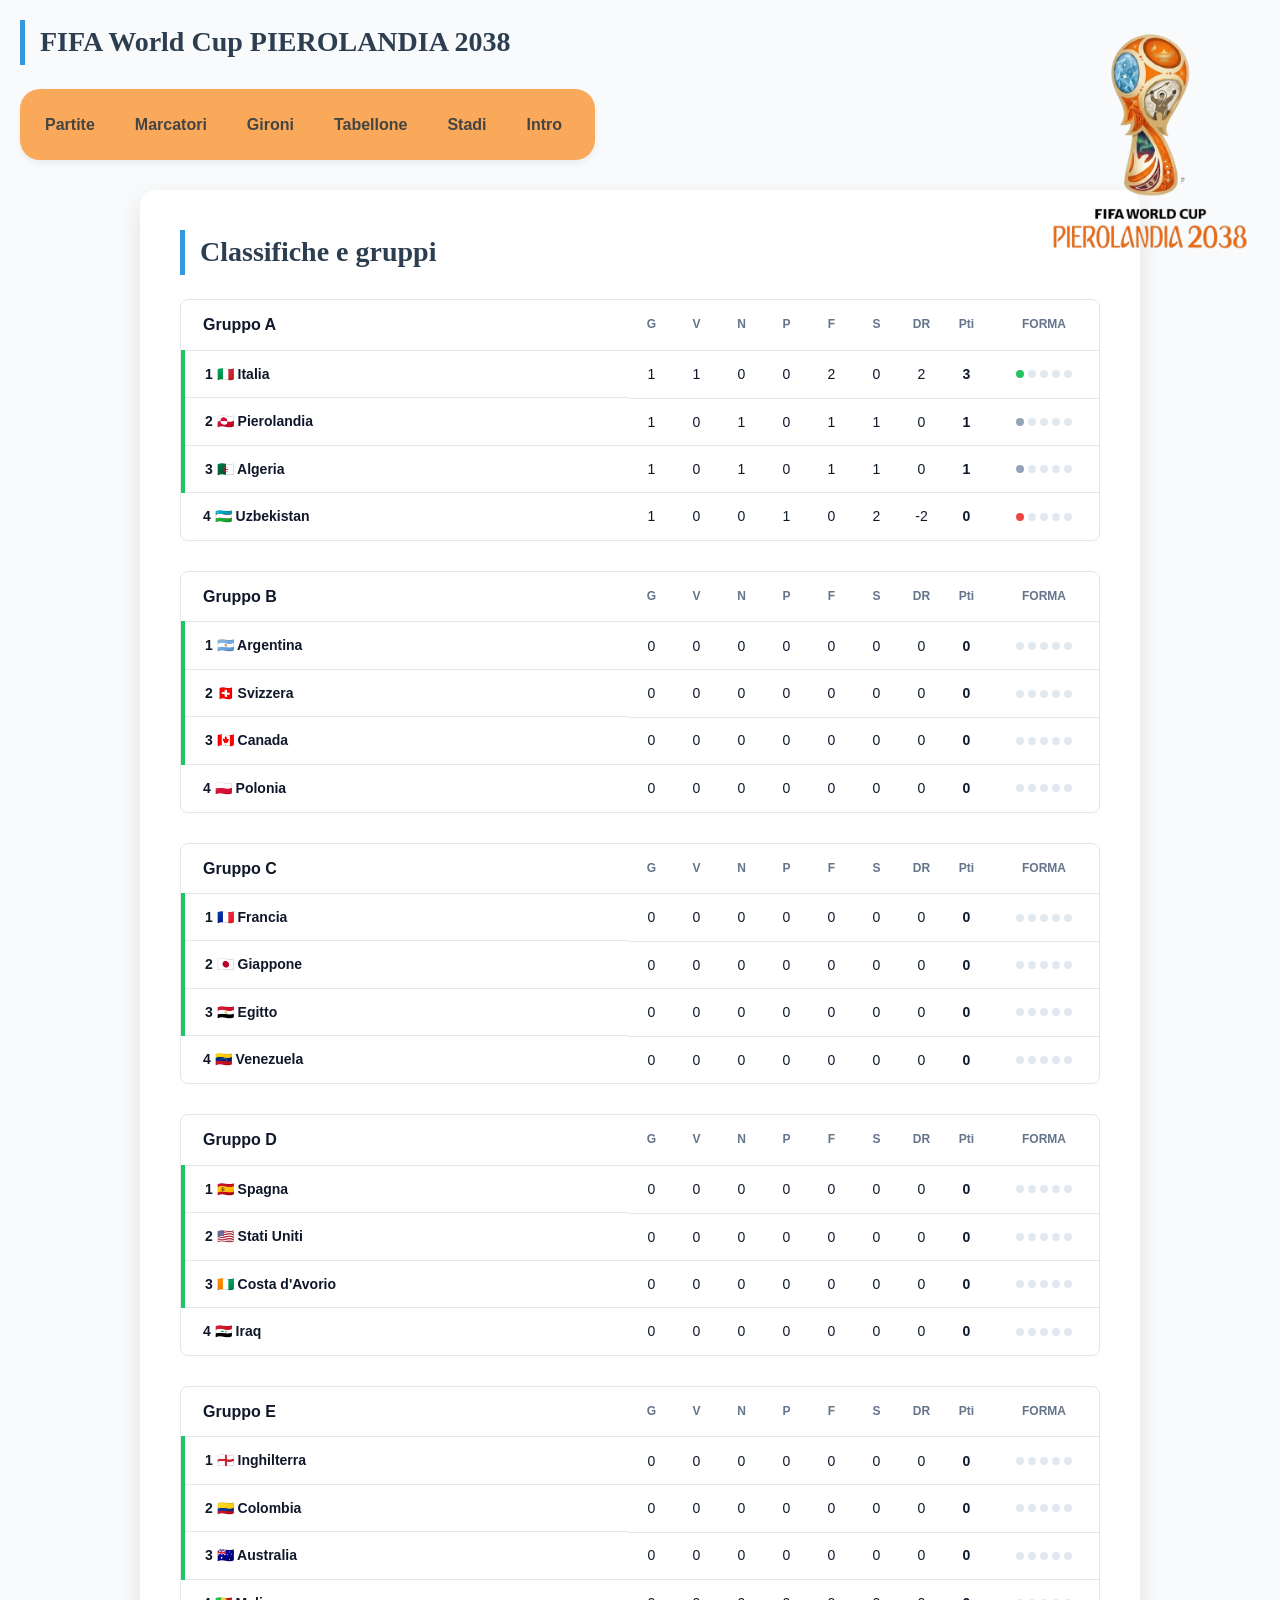
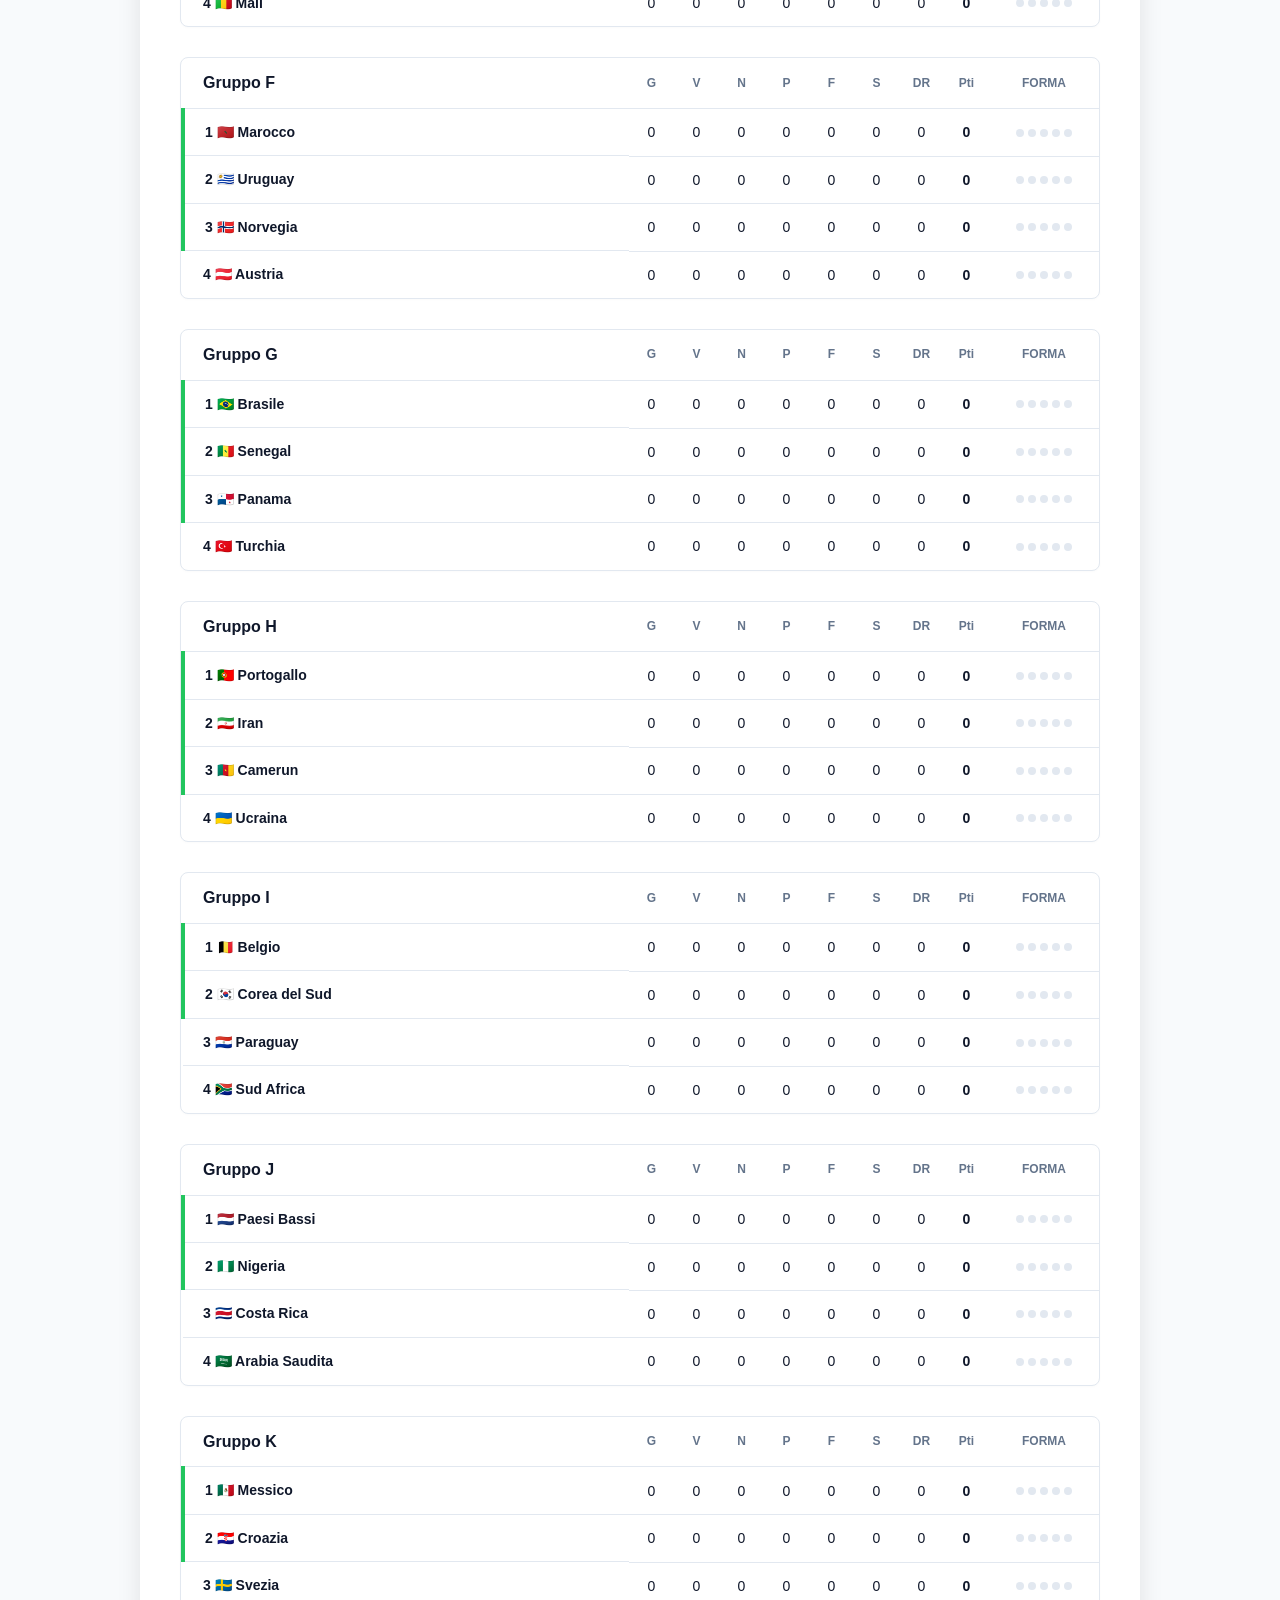
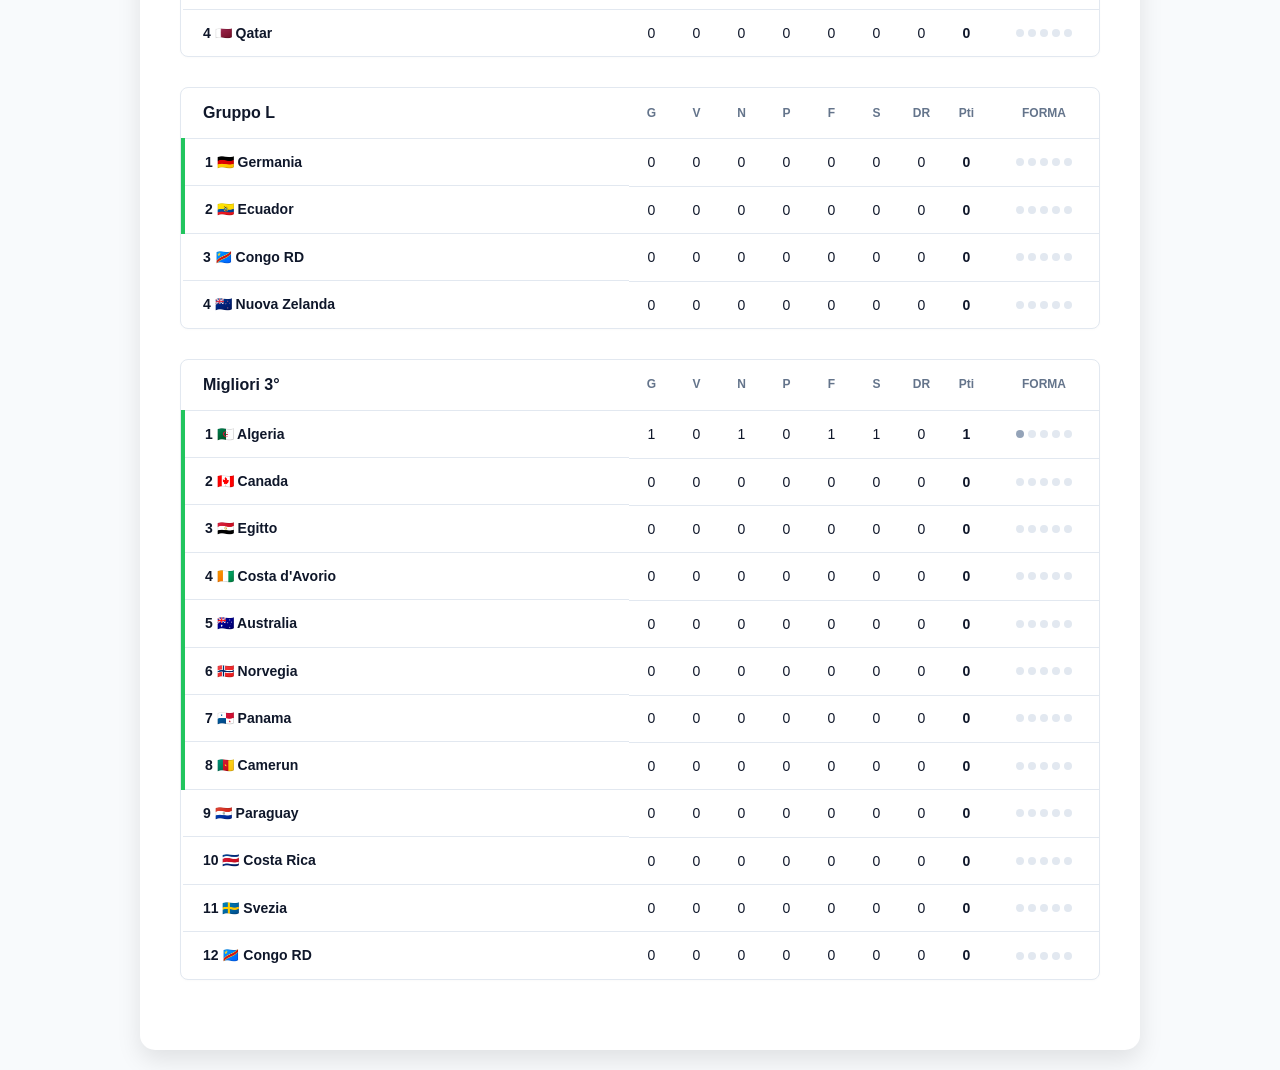
<file: gironi.html>
<!DOCTYPE html>
<html lang="it">
<head>
    <meta charset="UTF-8">
    <title>FIFA World Cup</title>
    <link rel="stylesheet" href="style.css">
</head>
<body>

<header>
 <img src="logop.png" alt="Logo" align="right" width="200" style="margin: 10px;">
    <h1>FIFA World Cup PIEROLANDIA 2038</h1> 
</header>

   <nav>
    <a href="index.html">Partite</a>
    <a href="materiale.html">Marcatori</a>
    <a href="gironi.html">Gironi</a>
    <a href="cruciverba.html">Tabellone</a>
    <a href="stadi.html">Stadi</a>
	<a href="intro.html">Intro</a>
</nav>

  
<!DOCTYPE html>
<html lang="it">
<head>
    <meta charset="UTF-8">
    <meta name="viewport" content="width=device-width, initial-scale=1.0">
    <title>Classifiche e Gruppi - Mondiali 2026</title>
    <style>
        :root {
            --bg-color: #f8fafc;
            --card-bg: #ffffff;
            --border-color: #e2e8f0;
            --text-color: #0f172a;
            --text-muted: #64748b;
            --win-color: #22c55e;
            --draw-color: #94a3b8;
            --loss-color: #ef4444;
        }

        body {
            font-family: -apple-system, BlinkMacSystemFont, "Segoe UI", Roboto, sans-serif;
            background-color: var(--bg-color);
            color: var(--text-color);
            margin: 0;
            padding: 20px;
        }

        .container {
            max-width: 1000px;
            margin: 0 auto;
        }

        h1 {
            font-size: 28px;
            margin-bottom: 24px;
            font-weight: 700;
        }

        .group-card {
            background-color: var(--card-bg);
            border: 1px solid var(--border-color);
            border-radius: 8px;
            box-shadow: 0 1px 3px rgba(0,0,0,0.02);
            margin-bottom: 30px;
            overflow-x: auto;
        }

        table {
            width: 100%;
            border-collapse: collapse;
            text-align: center;
            min-width: 600px;
        }

        th, td {
            padding: 12px 10px;
            font-size: 14px;
            border-bottom: 1px solid var(--border-color);
        }

        tr:last-child td {
            border-bottom: none;
        }

        /* Allineamento a sinistra per il nome del gruppo e delle squadre */
        .th-group, .td-team {
            text-align: left;
            padding-left: 20px;
            font-weight: 700;
        }

        .th-group {
            font-size: 16px;
            color: var(--text-color);
        }

        .td-team {
            font-weight: 600;
            display: flex;
            align-items: center;
            gap: 10px;
        }

        /* Linea verticale verde per le prime due classificate */
        .qualify-zone {
            border-left: 4px solid var(--win-color);
        }

        /* Intestazioni colonne dati */
        th:not(.th-group) {
            color: var(--text-muted);
            font-size: 12px;
            font-weight: 600;
            width: 45px;
        }

        th.th-form, td.td-form {
            width: 110px;
        }

        .points {
            font-weight: 700;
        }

        /* Pallini della Forma delle ultime partite */
        .form-dots {
            display: flex;
            gap: 4px;
            justify-content: center;
        }

        .dot {
            width: 8px;
            height: 8px;
            border-radius: 50%;
            display: inline-block;
        }

        .dot.v { background-color: var(--win-color); }
        .dot.n { background-color: var(--draw-color); }
        .dot.p { background-color: var(--loss-color); }
        .dot.empty { background-color: #e2e8f0; }
    </style>
</head>
<body>

<div class="container">
    <h1>Classifiche e gruppi</h1>

    <!-- ================= GRUPPO A ================= -->
    <div class="group-card">
        <table>
            <thead>
                <tr>
                    <th class="th-group">Gruppo A</th>
                    <th>G</th>
                    <th>V</th>
                    <th>N</th>
                    <th>P</th>
                    <th>F</th>
                    <th>S</th>
                    <th>DR</th>
                    <th class="points">Pti</th>
                    <th class="th-form">FORMA</th>
                </tr>
            </thead>
            <tbody>
                <tr class="qualify-zone">
                    <td class="td-team">1 🇮🇹 Italia</td>
                    <td>1</td><td>1</td><td>0</td><td>0</td><td>2</td><td>0</td><td>2</td><td class="points">3</td>
                    <td class="td-form"><div class="form-dots"><span class="dot v"></span><span class="dot empty"></span><span class="dot empty"></span><span class="dot empty"></span><span class="dot empty"></span></div></td>
                </tr>
                <tr class="qualify-zone">
                    <td class="td-team">2 🇬🇱 Pierolandia</td>
                    <td>1</td><td>0</td><td>1</td><td>0</td><td>1</td><td>1</td><td>0</td><td class="points">1</td>
                    <td class="td-form"><div class="form-dots"><span class="dot n"></span><span class="dot empty"></span><span class="dot empty"></span><span class="dot empty"></span><span class="dot empty"></span></div></td>
                </tr>
                <tr>
                    <tr class="qualify-zone">
					<td class="td-team">3 🇩🇿 Algeria</td>
                    <td>1</td><td>0</td><td>1</td><td>0</td><td>1</td><td>1</td><td>0</td><td class="points">1</td>
                    <td class="td-form"><div class="form-dots"><span class="dot n"></span><span class="dot empty"></span><span class="dot empty"></span><span class="dot empty"></span><span class="dot empty"></span></div></td>
                </tr>
                <tr>
                    <td class="td-team">4 🇺🇿 Uzbekistan</td>
                    <td>1</td><td>0</td><td>0</td><td>1</td><td>0</td><td>2</td><td>-2</td><td class="points">0</td>
                    <td class="td-form"><div class="form-dots"><span class="dot p"></span><span class="dot empty"></span><span class="dot empty"></span><span class="dot empty"></span><span class="dot empty"></span></div></td>
                </tr>
            </tbody>
        </table>
    </div>

    <!-- ================= GRUPPO B ================= -->
    <div class="group-card">
        <table>
            <thead>
                <tr>
                    <th class="th-group">Gruppo B</th>
                    <th>G</th>
                    <th>V</th>
                    <th>N</th>
                    <th>P</th>
                    <th>F</th>
                    <th>S</th>
                    <th>DR</th>
                    <th class="points">Pti</th>
                    <th class="th-form">FORMA</th>
                </tr>
            </thead>
            <tbody>
                <tr class="qualify-zone">
                    <td class="td-team">1 🇦🇷 Argentina</td>
                    <td>0</td><td>0</td><td>0</td><td>0</td><td>0</td><td>0</td><td>0</td><td class="points">0</td>
                    <td class="td-form"><div class="form-dots"><span class="dot empty"></span><span class="dot empty"></span><span class="dot empty"></span><span class="dot empty"></span><span class="dot empty"></span></div></td>
                </tr>
                <tr class="qualify-zone">
                    <td class="td-team">2 🇨🇭 Svizzera</td>
                    <td>0</td><td>0</td><td>0</td><td>0</td><td>0</td><td>0</td><td>0</td><td class="points">0</td>
                    <td class="td-form"><div class="form-dots"><span class="dot empty"></span><span class="dot empty"></span><span class="dot empty"></span><span class="dot empty"></span><span class="dot empty"></span></div></td>
                </tr>
                <tr>
                    <tr class="qualify-zone">
					<td class="td-team">3 🇨🇦 Canada</td>
                    <td>0</td><td>0</td><td>0</td><td>0</td><td>0</td><td>0</td><td>0</td><td class="points">0</td>
                    <td class="td-form"><div class="form-dots"><span class="dot empty"></span><span class="dot empty"></span><span class="dot empty"></span><span class="dot empty"></span><span class="dot empty"></span></div></td>
                </tr>
                <tr>
                    <td class="td-team">4 🇵🇱 Polonia</td>
                    <td>0</td><td>0</td><td>0</td><td>0</td><td>0</td><td>0</td><td>0</td><td class="points">0</td>
                    <td class="td-form"><div class="form-dots"><span class="dot empty"></span><span class="dot empty"></span><span class="dot empty"></span><span class="dot empty"></span><span class="dot empty"></span></div></td>
                </tr>
            </tbody>
        </table>
    </div>

    <!-- ================= GRUPPO C ================= -->
    <div class="group-card">
        <table>
            <thead>
                <tr>
                    <th class="th-group">Gruppo C</th>
                    <th>G</th>
                    <th>V</th>
                    <th>N</th>
                    <th>P</th>
                    <th>F</th>
                    <th>S</th>
                    <th>DR</th>
                    <th class="points">Pti</th>
                    <th class="th-form">FORMA</th>
                </tr>
            </thead>
            <tbody>
                <tr class="qualify-zone">
                    <td class="td-team">1 🇫🇷 Francia</td>
                    <td>0</td><td>0</td><td>0</td><td>0</td><td>0</td><td>0</td><td>0</td><td class="points">0</td>
                    <td class="td-form"><div class="form-dots"><span class="dot empty"></span><span class="dot empty"></span><span class="dot empty"></span><span class="dot empty"></span><span class="dot empty"></span></div></td>
                </tr>
                <tr class="qualify-zone">
                    <td class="td-team">2 🇯🇵 Giappone</td>
                    <td>0</td><td>0</td><td>0</td><td>0</td><td>0</td><td>0</td><td>0</td><td class="points">0</td>
                    <td class="td-form"><div class="form-dots"><span class="dot empty"></span><span class="dot empty"></span><span class="dot empty"></span><span class="dot empty"></span><span class="dot empty"></span></div></td>
                </tr>
                <tr>
                    <tr class="qualify-zone">
					<td class="td-team">3 🇪🇬 Egitto</td>
                    <td>0</td><td>0</td><td>0</td><td>0</td><td>0</td><td>0</td><td>0</td><td class="points">0</td>
                    <td class="td-form"><div class="form-dots"><span class="dot empty"></span><span class="dot empty"></span><span class="dot empty"></span><span class="dot empty"></span><span class="dot empty"></span></div></td>
                </tr>
                <tr>
                    <td class="td-team">4 🇻🇪 Venezuela</td>
                    <td>0</td><td>0</td><td>0</td><td>0</td><td>0</td><td>0</td><td>0</td><td class="points">0</td>
                    <td class="td-form"><div class="form-dots"><span class="dot empty"></span><span class="dot empty"></span><span class="dot empty"></span><span class="dot empty"></span><span class="dot empty"></span></div></td>
                </tr>
            </tbody>
        </table>
    </div>

    <!-- ================= GRUPPO D ================= -->
    <div class="group-card">
        <table>
            <thead>
                <tr>
                    <th class="th-group">Gruppo D</th>
                    <th>G</th>
                    <th>V</th>
                    <th>N</th>
                    <th>P</th>
                    <th>F</th>
                    <th>S</th>
                    <th>DR</th>
                    <th class="points">Pti</th>
                    <th class="th-form">FORMA</th>
                </tr>
            </thead>
            <tbody>
                <tr class="qualify-zone">
                    <td class="td-team">1 🇪🇸 Spagna</td>
                    <td>0</td><td>0</td><td>0</td><td>0</td><td>0</td><td>0</td><td>0</td><td class="points">0</td>
                    <td class="td-form"><div class="form-dots"><span class="dot empty"></span><span class="dot empty"></span><span class="dot empty"></span><span class="dot empty"></span><span class="dot empty"></span></div></td>
                </tr>
                <tr class="qualify-zone">
                    <td class="td-team">2 🇺🇸 Stati Uniti</td>
                    <td>0</td><td>0</td><td>0</td><td>0</td><td>0</td><td>0</td><td>0</td><td class="points">0</td>
                    <td class="td-form"><div class="form-dots"><span class="dot empty"></span><span class="dot empty"></span><span class="dot empty"></span><span class="dot empty"></span><span class="dot empty"></span></div></td>
                </tr>
                <tr>
                    <tr class="qualify-zone">
					<td class="td-team">3 🇨🇮 Costa d'Avorio</td>
                    <td>0</td><td>0</td><td>0</td><td>0</td><td>0</td><td>0</td><td>0</td><td class="points">0</td>
                    <td class="td-form"><div class="form-dots"><span class="dot empty"></span><span class="dot empty"></span><span class="dot empty"></span><span class="dot empty"></span><span class="dot empty"></span></div></td>
                </tr>
                <tr>
                    <td class="td-team">4 🇮🇶 Iraq</td>
                    <td>0</td><td>0</td><td>0</td><td>0</td><td>0</td><td>0</td><td>0</td><td class="points">0</td>
                    <td class="td-form"><div class="form-dots"><span class="dot empty"></span><span class="dot empty"></span><span class="dot empty"></span><span class="dot empty"></span><span class="dot empty"></span></div></td>
                </tr>
            </tbody>
        </table>
    </div>

    <!-- ================= GRUPPO E ================= -->
    <div class="group-card">
        <table>
            <thead>
                <tr>
                    <th class="th-group">Gruppo E</th>
                    <th>G</th>
                    <th>V</th>
                    <th>N</th>
                    <th>P</th>
                    <th>F</th>
                    <th>S</th>
                    <th>DR</th>
                    <th class="points">Pti</th>
                    <th class="th-form">FORMA</th>
                </tr>
            </thead>
            <tbody>
                <tr class="qualify-zone">
                    <td class="td-team">1 🏴󠁧󠁢󠁥󠁮󠁧󠁿 Inghilterra</td>
                    <td>0</td><td>0</td><td>0</td><td>0</td><td>0</td><td>0</td><td>0</td><td class="points">0</td>
                    <td class="td-form"><div class="form-dots"><span class="dot empty"></span><span class="dot empty"></span><span class="dot empty"></span><span class="dot empty"></span><span class="dot empty"></span></div></td>
                </tr>
                <tr class="qualify-zone">
                    <td class="td-team">2 🇨🇴 Colombia</td>
                    <td>0</td><td>0</td><td>0</td><td>0</td><td>0</td><td>0</td><td>0</td><td class="points">0</td>
                    <td class="td-form"><div class="form-dots"><span class="dot empty"></span><span class="dot empty"></span><span class="dot empty"></span><span class="dot empty"></span><span class="dot empty"></span></div></td>
                </tr>
                <tr>
                    <tr class="qualify-zone">
					<td class="td-team">3 🇦🇺 Australia</td>
                    <td>0</td><td>0</td><td>0</td><td>0</td><td>0</td><td>0</td><td>0</td><td class="points">0</td>
                    <td class="td-form"><div class="form-dots"><span class="dot empty"></span><span class="dot empty"></span><span class="dot empty"></span><span class="dot empty"></span><span class="dot empty"></span></div></td>
                </tr>
                <tr>
                    <td class="td-team">4 🇲🇱 Mali</td>
                    <td>0</td><td>0</td><td>0</td><td>0</td><td>0</td><td>0</td><td>0</td><td class="points">0</td>
                    <td class="td-form"><div class="form-dots"><span class="dot empty"></span><span class="dot empty"></span><span class="dot empty"></span><span class="dot empty"></span><span class="dot empty"></span></div></td>
                </tr>
            </tbody>
        </table>
    </div>

    <!-- ================= GRUPPO F ================= -->
    <div class="group-card">
        <table>
            <thead>
                <tr>
                    <th class="th-group">Gruppo F</th>
                    <th>G</th>
                    <th>V</th>
                    <th>N</th>
                    <th>P</th>
                    <th>F</th>
                    <th>S</th>
                    <th>DR</th>
                    <th class="points">Pti</th>
                    <th class="th-form">FORMA</th>
                </tr>
            </thead>
            <tbody>
                <tr class="qualify-zone">
                    <td class="td-team">1 🇲🇦 Marocco</td>
                    <td>0</td><td>0</td><td>0</td><td>0</td><td>0</td><td>0</td><td>0</td><td class="points">0</td>
                    <td class="td-form"><div class="form-dots"><span class="dot empty"></span><span class="dot empty"></span><span class="dot empty"></span><span class="dot empty"></span><span class="dot empty"></span></div></td>
                </tr>
                <tr class="qualify-zone">
                    <td class="td-team">2 🇺🇾 Uruguay</td>
                    <td>0</td><td>0</td><td>0</td><td>0</td><td>0</td><td>0</td><td>0</td><td class="points">0</td>
                    <td class="td-form"><div class="form-dots"><span class="dot empty"></span><span class="dot empty"></span><span class="dot empty"></span><span class="dot empty"></span><span class="dot empty"></span></div></td>
                </tr>
                <tr>
                    <tr class="qualify-zone">
					<td class="td-team">3 🇳🇴 Norvegia</td>
                    <td>0</td><td>0</td><td>0</td><td>0</td><td>0</td><td>0</td><td>0</td><td class="points">0</td>
                    <td class="td-form"><div class="form-dots"><span class="dot empty"></span><span class="dot empty"></span><span class="dot empty"></span><span class="dot empty"></span><span class="dot empty"></span></div></td>
                </tr>
                <tr>
                    <td class="td-team">4 🇦🇹 Austria</td>
                    <td>0</td><td>0</td><td>0</td><td>0</td><td>0</td><td>0</td><td>0</td><td class="points">0</td>
                    <td class="td-form"><div class="form-dots"><span class="dot empty"></span><span class="dot empty"></span><span class="dot empty"></span><span class="dot empty"></span><span class="dot empty"></span></div></td>
                </tr>
            </tbody>
        </table>
    </div>

    <!-- ================= GRUPPO G ================= -->
    <div class="group-card">
        <table>
            <thead>
                <tr>
                    <th class="th-group">Gruppo G</th>
                    <th>G</th>
                    <th>V</th>
                    <th>N</th>
                    <th>P</th>
                    <th>F</th>
                    <th>S</th>
                    <th>DR</th>
                    <th class="points">Pti</th>
                    <th class="th-form">FORMA</th>
                </tr>
            </thead>
            <tbody>
                <tr class="qualify-zone">
                    <td class="td-team">1 🇧🇷 Brasile</td>
                    <td>0</td><td>0</td><td>0</td><td>0</td><td>0</td><td>0</td><td>0</td><td class="points">0</td>
                    <td class="td-form"><div class="form-dots"><span class="dot empty"></span><span class="dot empty"></span><span class="dot empty"></span><span class="dot empty"></span><span class="dot empty"></span></div></td>
                </tr>
                <tr class="qualify-zone">
                    <td class="td-team">2 🇸🇳 Senegal</td>
                    <td>0</td><td>0</td><td>0</td><td>0</td><td>0</td><td>0</td><td>0</td><td class="points">0</td>
                    <td class="td-form"><div class="form-dots"><span class="dot empty"></span><span class="dot empty"></span><span class="dot empty"></span><span class="dot empty"></span><span class="dot empty"></span></div></td>
                </tr>
                <tr>
                    <tr class="qualify-zone">
					<td class="td-team">3 🇵🇦 Panama</td>
                    <td>0</td><td>0</td><td>0</td><td>0</td><td>0</td><td>0</td><td>0</td><td class="points">0</td>
                    <td class="td-form"><div class="form-dots"><span class="dot empty"></span><span class="dot empty"></span><span class="dot empty"></span><span class="dot empty"></span><span class="dot empty"></span></div></td>
                </tr>
                <tr>
                    <td class="td-team">4 🇹🇷 Turchia</td>
                    <td>0</td><td>0</td><td>0</td><td>0</td><td>0</td><td>0</td><td>0</td><td class="points">0</td>
                    <td class="td-form"><div class="form-dots"><span class="dot empty"></span><span class="dot empty"></span><span class="dot empty"></span><span class="dot empty"></span><span class="dot empty"></span></div></td>
                </tr>
            </tbody>
        </table>
    </div>

    <!-- ================= GRUPPO H ================= -->
    <div class="group-card">
        <table>
            <thead>
                <tr>
                    <th class="th-group">Gruppo H</th>
                    <th>G</th>
                    <th>V</th>
                    <th>N</th>
                    <th>P</th>
                    <th>F</th>
                    <th>S</th>
                    <th>DR</th>
                    <th class="points">Pti</th>
                    <th class="th-form">FORMA</th>
                </tr>
            </thead>
            <tbody>
                <tr class="qualify-zone">
                    <td class="td-team">1 🇵🇹 Portogallo</td>
                    <td>0</td><td>0</td><td>0</td><td>0</td><td>0</td><td>0</td><td>0</td><td class="points">0</td>
                    <td class="td-form"><div class="form-dots"><span class="dot empty"></span><span class="dot empty"></span><span class="dot empty"></span><span class="dot empty"></span><span class="dot empty"></span></div></td>
                </tr>
                <tr class="qualify-zone">
                    <td class="td-team">2 🇮🇷 Iran</td>
                    <td>0</td><td>0</td><td>0</td><td>0</td><td>0</td><td>0</td><td>0</td><td class="points">0</td>
                    <td class="td-form"><div class="form-dots"><span class="dot empty"></span><span class="dot empty"></span><span class="dot empty"></span><span class="dot empty"></span><span class="dot empty"></span></div></td>
                </tr>
                <tr>
                    <tr class="qualify-zone">
					<td class="td-team">3 🇨🇲 Camerun</td>
                    <td>0</td><td>0</td><td>0</td><td>0</td><td>0</td><td>0</td><td>0</td><td class="points">0</td>
                    <td class="td-form"><div class="form-dots"><span class="dot empty"></span><span class="dot empty"></span><span class="dot empty"></span><span class="dot empty"></span><span class="dot empty"></span></div></td>
                </tr>
                <tr>
                    <td class="td-team">4 🇺🇦 Ucraina</td>
                    <td>0</td><td>0</td><td>0</td><td>0</td><td>0</td><td>0</td><td>0</td><td class="points">0</td>
                    <td class="td-form"><div class="form-dots"><span class="dot empty"></span><span class="dot empty"></span><span class="dot empty"></span><span class="dot empty"></span><span class="dot empty"></span></div></td>
                </tr>
            </tbody>
        </table>
    </div>

    <!-- ================= GRUPPO I ================= -->
    <div class="group-card">
        <table>
            <thead>
                <tr>
                    <th class="th-group">Gruppo I</th>
                    <th>G</th>
                    <th>V</th>
                    <th>N</th>
                    <th>P</th>
                    <th>F</th>
                    <th>S</th>
                    <th>DR</th>
                    <th class="points">Pti</th>
                    <th class="th-form">FORMA</th>
                </tr>
            </thead>
            <tbody>
                <tr class="qualify-zone">
                    <td class="td-team">1 🇧🇪 Belgio</td>
                    <td>0</td><td>0</td><td>0</td><td>0</td><td>0</td><td>0</td><td>0</td><td class="points">0</td>
                    <td class="td-form"><div class="form-dots"><span class="dot empty"></span><span class="dot empty"></span><span class="dot empty"></span><span class="dot empty"></span><span class="dot empty"></span></div></td>
                </tr>
                <tr class="qualify-zone">
                    <td class="td-team">2 🇰🇷 Corea del Sud</td>
                    <td>0</td><td>0</td><td>0</td><td>0</td><td>0</td><td>0</td><td>0</td><td class="points">0</td>
                    <td class="td-form"><div class="form-dots"><span class="dot empty"></span><span class="dot empty"></span><span class="dot empty"></span><span class="dot empty"></span><span class="dot empty"></span></div></td>
                </tr>
                <tr>
                    <td class="td-team">3 🇵🇾 Paraguay</td>
                    <td>0</td><td>0</td><td>0</td><td>0</td><td>0</td><td>0</td><td>0</td><td class="points">0</td>
                    <td class="td-form"><div class="form-dots"><span class="dot empty"></span><span class="dot empty"></span><span class="dot empty"></span><span class="dot empty"></span><span class="dot empty"></span></div></td>
                </tr>
                <tr>
                    <td class="td-team">4 🇿🇦 Sud Africa</td>
                    <td>0</td><td>0</td><td>0</td><td>0</td><td>0</td><td>0</td><td>0</td><td class="points">0</td>
                    <td class="td-form"><div class="form-dots"><span class="dot empty"></span><span class="dot empty"></span><span class="dot empty"></span><span class="dot empty"></span><span class="dot empty"></span></div></td>
                </tr>
            </tbody>
        </table>
    </div>

    <!-- ================= GRUPPO J ================= -->
    <div class="group-card">
        <table>
            <thead>
                <tr>
                    <th class="th-group">Gruppo J</th>
                    <th>G</th>
                    <th>V</th>
                    <th>N</th>
                    <th>P</th>
                    <th>F</th>
                    <th>S</th>
                    <th>DR</th>
                    <th class="points">Pti</th>
                    <th class="th-form">FORMA</th>
                </tr>
            </thead>
            <tbody>
                <tr class="qualify-zone">
                    <td class="td-team">1 🇳🇱󠁧󠁢󠁥󠁮󠁧󠁿 Paesi Bassi</td>
                    <td>0</td><td>0</td><td>0</td><td>0</td><td>0</td><td>0</td><td>0</td><td class="points">0</td>
                    <td class="td-form"><div class="form-dots"><span class="dot empty"></span><span class="dot empty"></span><span class="dot empty"></span><span class="dot empty"></span><span class="dot empty"></span></div></td>
                </tr>
                <tr class="qualify-zone">
                    <td class="td-team">2 🇳🇬 Nigeria</td>
                    <td>0</td><td>0</td><td>0</td><td>0</td><td>0</td><td>0</td><td>0</td><td class="points">0</td>
                    <td class="td-form"><div class="form-dots"><span class="dot empty"></span><span class="dot empty"></span><span class="dot empty"></span><span class="dot empty"></span><span class="dot empty"></span></div></td>
                </tr>
                <tr>
                    <td class="td-team">3 🇨🇷 Costa Rica</td>
                    <td>0</td><td>0</td><td>0</td><td>0</td><td>0</td><td>0</td><td>0</td><td class="points">0</td>
                    <td class="td-form"><div class="form-dots"><span class="dot empty"></span><span class="dot empty"></span><span class="dot empty"></span><span class="dot empty"></span><span class="dot empty"></span></div></td>
                </tr>
                <tr>
                    <td class="td-team">4 🇸🇦 Arabia Saudita</td>
                    <td>0</td><td>0</td><td>0</td><td>0</td><td>0</td><td>0</td><td>0</td><td class="points">0</td>
                    <td class="td-form"><div class="form-dots"><span class="dot empty"></span><span class="dot empty"></span><span class="dot empty"></span><span class="dot empty"></span><span class="dot empty"></span></div></td>
                </tr>
            </tbody>
        </table>
    </div>

    <!-- ================= GRUPPO K ================= -->
    <div class="group-card">
        <table>
            <thead>
                <tr>
                    <th class="th-group">Gruppo K</th>
                    <th>G</th>
                    <th>V</th>
                    <th>N</th>
                    <th>P</th>
                    <th>F</th>
                    <th>S</th>
                    <th>DR</th>
                    <th class="points">Pti</th>
                    <th class="th-form">FORMA</th>
                </tr>
            </thead>
            <tbody>
                <tr class="qualify-zone">
                    <td class="td-team">1 🇲🇽 Messico</td>
                    <td>0</td><td>0</td><td>0</td><td>0</td><td>0</td><td>0</td><td>0</td><td class="points">0</td>
                    <td class="td-form"><div class="form-dots"><span class="dot empty"></span><span class="dot empty"></span><span class="dot empty"></span><span class="dot empty"></span><span class="dot empty"></span></div></td>
                </tr>
                <tr class="qualify-zone">
                    <td class="td-team">2 🇭🇷 Croazia</td>
                    <td>0</td><td>0</td><td>0</td><td>0</td><td>0</td><td>0</td><td>0</td><td class="points">0</td>
                    <td class="td-form"><div class="form-dots"><span class="dot empty"></span><span class="dot empty"></span><span class="dot empty"></span><span class="dot empty"></span><span class="dot empty"></span></div></td>
                </tr>
                <tr>
                    <td class="td-team">3 🇸🇪 Svezia</td>
                    <td>0</td><td>0</td><td>0</td><td>0</td><td>0</td><td>0</td><td>0</td><td class="points">0</td>
                    <td class="td-form"><div class="form-dots"><span class="dot empty"></span><span class="dot empty"></span><span class="dot empty"></span><span class="dot empty"></span><span class="dot empty"></span></div></td>
                </tr>
                <tr>
                    <td class="td-team">4 🇶🇦 Qatar</td>
                    <td>0</td><td>0</td><td>0</td><td>0</td><td>0</td><td>0</td><td>0</td><td class="points">0</td>
                    <td class="td-form"><div class="form-dots"><span class="dot empty"></span><span class="dot empty"></span><span class="dot empty"></span><span class="dot empty"></span><span class="dot empty"></span></div></td>
                </tr>
            </tbody>
        </table>
    </div>

    <!-- ================= GRUPPO L ================= -->
    <div class="group-card">
        <table>
            <thead>
                <tr>
                    <th class="th-group">Gruppo L</th>
                    <th>G</th>
                    <th>V</th>
                    <th>N</th>
                    <th>P</th>
                    <th>F</th>
                    <th>S</th>
                    <th>DR</th>
                    <th class="points">Pti</th>
                    <th class="th-form">FORMA</th>
                </tr>
            </thead>
            <tbody>
                <tr class="qualify-zone">
                    <td class="td-team">1 🇩🇪 Germania</td>
                    <td>0</td><td>0</td><td>0</td><td>0</td><td>0</td><td>0</td><td>0</td><td class="points">0</td>
                    <td class="td-form"><div class="form-dots"><span class="dot empty"></span><span class="dot empty"></span><span class="dot empty"></span><span class="dot empty"></span><span class="dot empty"></span></div></td>
                </tr>
                <tr class="qualify-zone">
                    <td class="td-team">2 🇪🇨 Ecuador</td>
                    <td>0</td><td>0</td><td>0</td><td>0</td><td>0</td><td>0</td><td>0</td><td class="points">0</td>
                    <td class="td-form"><div class="form-dots"><span class="dot empty"></span><span class="dot empty"></span><span class="dot empty"></span><span class="dot empty"></span><span class="dot empty"></span></div></td>
                </tr>
                <tr>
                    <td class="td-team">3 🇨🇩 Congo RD</td>
                    <td>0</td><td>0</td><td>0</td><td>0</td><td>0</td><td>0</td><td>0</td><td class="points">0</td>
                    <td class="td-form"><div class="form-dots"><span class="dot empty"></span><span class="dot empty"></span><span class="dot empty"></span><span class="dot empty"></span><span class="dot empty"></span></div></td>
                </tr>
                <tr>
                    <td class="td-team">4 🇳🇿 Nuova Zelanda</td>
                    <td>0</td><td>0</td><td>0</td><td>0</td><td>0</td><td>0</td><td>0</td><td class="points">0</td>
                    <td class="td-form"><div class="form-dots"><span class="dot empty"></span><span class="dot empty"></span><span class="dot empty"></span><span class="dot empty"></span><span class="dot empty"></span></div></td>
                </tr>
            </tbody>
        </table>
    </div>
	 <div class="group-card">
        <table>
            <thead>
                <tr>
                    <th class="th-group">Migliori 3°</th>
                    <th>G</th>
                    <th>V</th>
                    <th>N</th>
                    <th>P</th>
                    <th>F</th>
                    <th>S</th>
                    <th>DR</th>
                    <th class="points">Pti</th>
                    <th class="th-form">FORMA</th>
                </tr>
            </thead>
            <tbody>
                <tr class="qualify-zone">
                    <td class="td-team">1 🇩🇿 Algeria</td>
                    <td>1</td><td>0</td><td>1</td><td>0</td><td>1</td><td>1</td><td>0</td><td class="points">1</td>
                    <td class="td-form"><div class="form-dots"><span class="dot n"></span><span class="dot empty"></span><span class="dot empty"></span><span class="dot empty"></span><span class="dot empty"></span></div></td>
                </tr>
                <tr class="qualify-zone">
                    <td class="td-team">2 🇨🇦 Canada</td>
                    <td>0</td><td>0</td><td>0</td><td>0</td><td>0</td><td>0</td><td>0</td><td class="points">0</td>
                    <td class="td-form"><div class="form-dots"><span class="dot empty"></span><span class="dot empty"></span><span class="dot empty"></span><span class="dot empty"></span><span class="dot empty"></span></div></td>
                </tr>
                <tr>
                    <tr class="qualify-zone">
					<td class="td-team">3 🇪🇬 Egitto</td>
                    <td>0</td><td>0</td><td>0</td><td>0</td><td>0</td><td>0</td><td>0</td><td class="points">0</td>
                    <td class="td-form"><div class="form-dots"><span class="dot empty"></span><span class="dot empty"></span><span class="dot empty"></span><span class="dot empty"></span><span class="dot empty"></span></div></td>
                </tr>
                <tr>
                    <tr class="qualify-zone">
					<td class="td-team">4 🇨🇮 Costa d'Avorio</td>
                    <td>0</td><td>0</td><td>0</td><td>0</td><td>0</td><td>0</td><td>0</td><td class="points">0</td>
                    <td class="td-form"><div class="form-dots"><span class="dot empty"></span><span class="dot empty"></span><span class="dot empty"></span><span class="dot empty"></span><span class="dot empty"></span></div></td>
                </tr>
				<tr class="qualify-zone">
                    <td class="td-team">5 🇦🇺 Australia</td>
                    <td>0</td><td>0</td><td>0</td><td>0</td><td>0</td><td>0</td><td>0</td><td class="points">0</td>
                    <td class="td-form"><div class="form-dots"><span class="dot empty"></span><span class="dot empty"></span><span class="dot empty"></span><span class="dot empty"></span><span class="dot empty"></span></div></td>
                </tr>
                <tr class="qualify-zone">
                    <td class="td-team">6 🇳🇴 Norvegia</td>
                    <td>0</td><td>0</td><td>0</td><td>0</td><td>0</td><td>0</td><td>0</td><td class="points">0</td>
                    <td class="td-form"><div class="form-dots"><span class="dot empty"></span><span class="dot empty"></span><span class="dot empty"></span><span class="dot empty"></span><span class="dot empty"></span></div></td>
                </tr>
                <tr>
                    <tr class="qualify-zone">
					<td class="td-team">7 🇵🇦 Panama</td>
                    <td>0</td><td>0</td><td>0</td><td>0</td><td>0</td><td>0</td><td>0</td><td class="points">0</td>
                    <td class="td-form"><div class="form-dots"><span class="dot empty"></span><span class="dot empty"></span><span class="dot empty"></span><span class="dot empty"></span><span class="dot empty"></span></div></td>
                </tr>
                <tr>
                    <tr class="qualify-zone">
					<td class="td-team">8 🇨🇲 Camerun</td>
                    <td>0</td><td>0</td><td>0</td><td>0</td><td>0</td><td>0</td><td>0</td><td class="points">0</td>
                    <td class="td-form"><div class="form-dots"><span class="dot empty"></span><span class="dot empty"></span><span class="dot empty"></span><span class="dot empty"></span><span class="dot empty"></span></div></td>
                </tr>
                    <td class="td-team">9 🇵🇾 Paraguay</td>
                    <td>0</td><td>0</td><td>0</td><td>0</td><td>0</td><td>0</td><td>0</td><td class="points">0</td>
                    <td class="td-form"><div class="form-dots"><span class="dot empty"></span><span class="dot empty"></span><span class="dot empty"></span><span class="dot empty"></span><span class="dot empty"></span></div></td>
                </tr>
                    <td class="td-team">10 🇨🇷 Costa Rica</td>
                    <td>0</td><td>0</td><td>0</td><td>0</td><td>0</td><td>0</td><td>0</td><td class="points">0</td>
                    <td class="td-form"><div class="form-dots"><span class="dot empty"></span><span class="dot empty"></span><span class="dot empty"></span><span class="dot empty"></span><span class="dot empty"></span></div></td>
                </tr>
                <tr>
                    <td class="td-team">11 🇸🇪 Svezia</td>
                    <td>0</td><td>0</td><td>0</td><td>0</td><td>0</td><td>0</td><td>0</td><td class="points">0</td>
                    <td class="td-form"><div class="form-dots"><span class="dot empty"></span><span class="dot empty"></span><span class="dot empty"></span><span class="dot empty"></span><span class="dot empty"></span></div></td>
                </tr>
                <tr>
                    <td class="td-team">12 🇨🇩 Congo RD</td>
                    <td>0</td><td>0</td><td>0</td><td>0</td><td>0</td><td>0</td><td>0</td><td class="points">0</td>
                    <td class="td-form"><div class="form-dots"><span class="dot empty"></span><span class="dot empty"></span><span class="dot empty"></span><span class="dot empty"></span><span class="dot empty"></span></div></td>
                </tr>
            </tbody>
        </table>
    </div>

</div> <!-- Fine .container -->
</body>
</html>
</file>
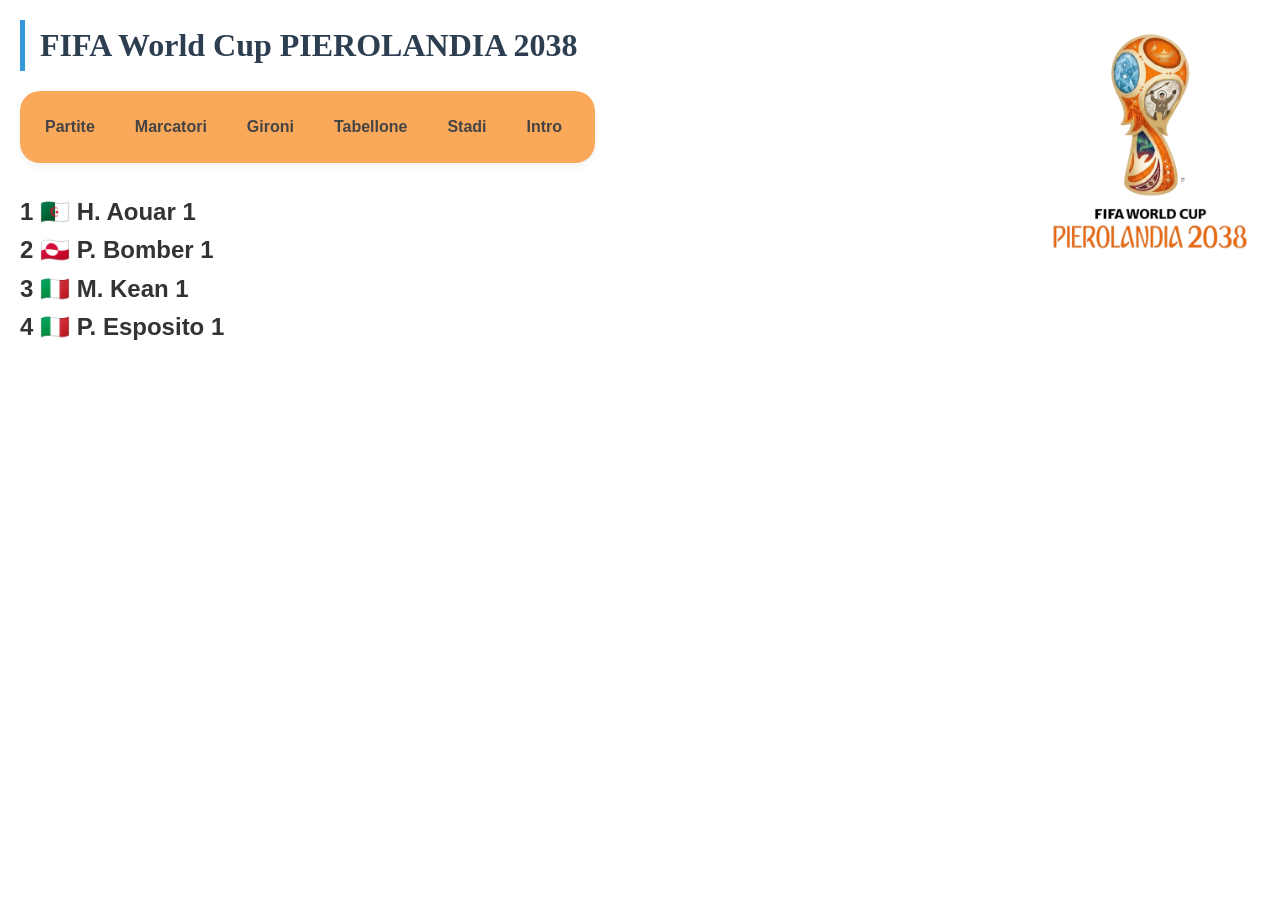
<file: materiale.html>
<!DOCTYPE html>
<html lang="it">
<head>
    <meta charset="UTF-8">
    <title>Materiale - Sicurezza</title>
    <link rel="stylesheet" href="style.css">
</head>
<body>
 <img src="logop.png" alt="Logo" align="right" width="200" style="margin: 10px;">
 <header>
        <h1>FIFA World Cup PIEROLANDIA 2038</h1>
    </header>

   <nav>
    <a href="index.html">Partite</a>
    <a href="materiale.html">Marcatori</a>
    <a href="gironi.html">Gironi</a>
    <a href="cruciverba.html">Tabellone</a>
    <a href="stadi.html">Stadi</a>
	<a href="intro.html">Intro</a>
</nav>

<h2>1 🇩🇿 H. Aouar 1</h2>
<h2>2 🇬🇱 P. Bomber 1</h2>
<h2>3 🇮🇹 M. Kean 1</h2>
<h2>4 🇮🇹 P. Esposito 1</h2>
</file>
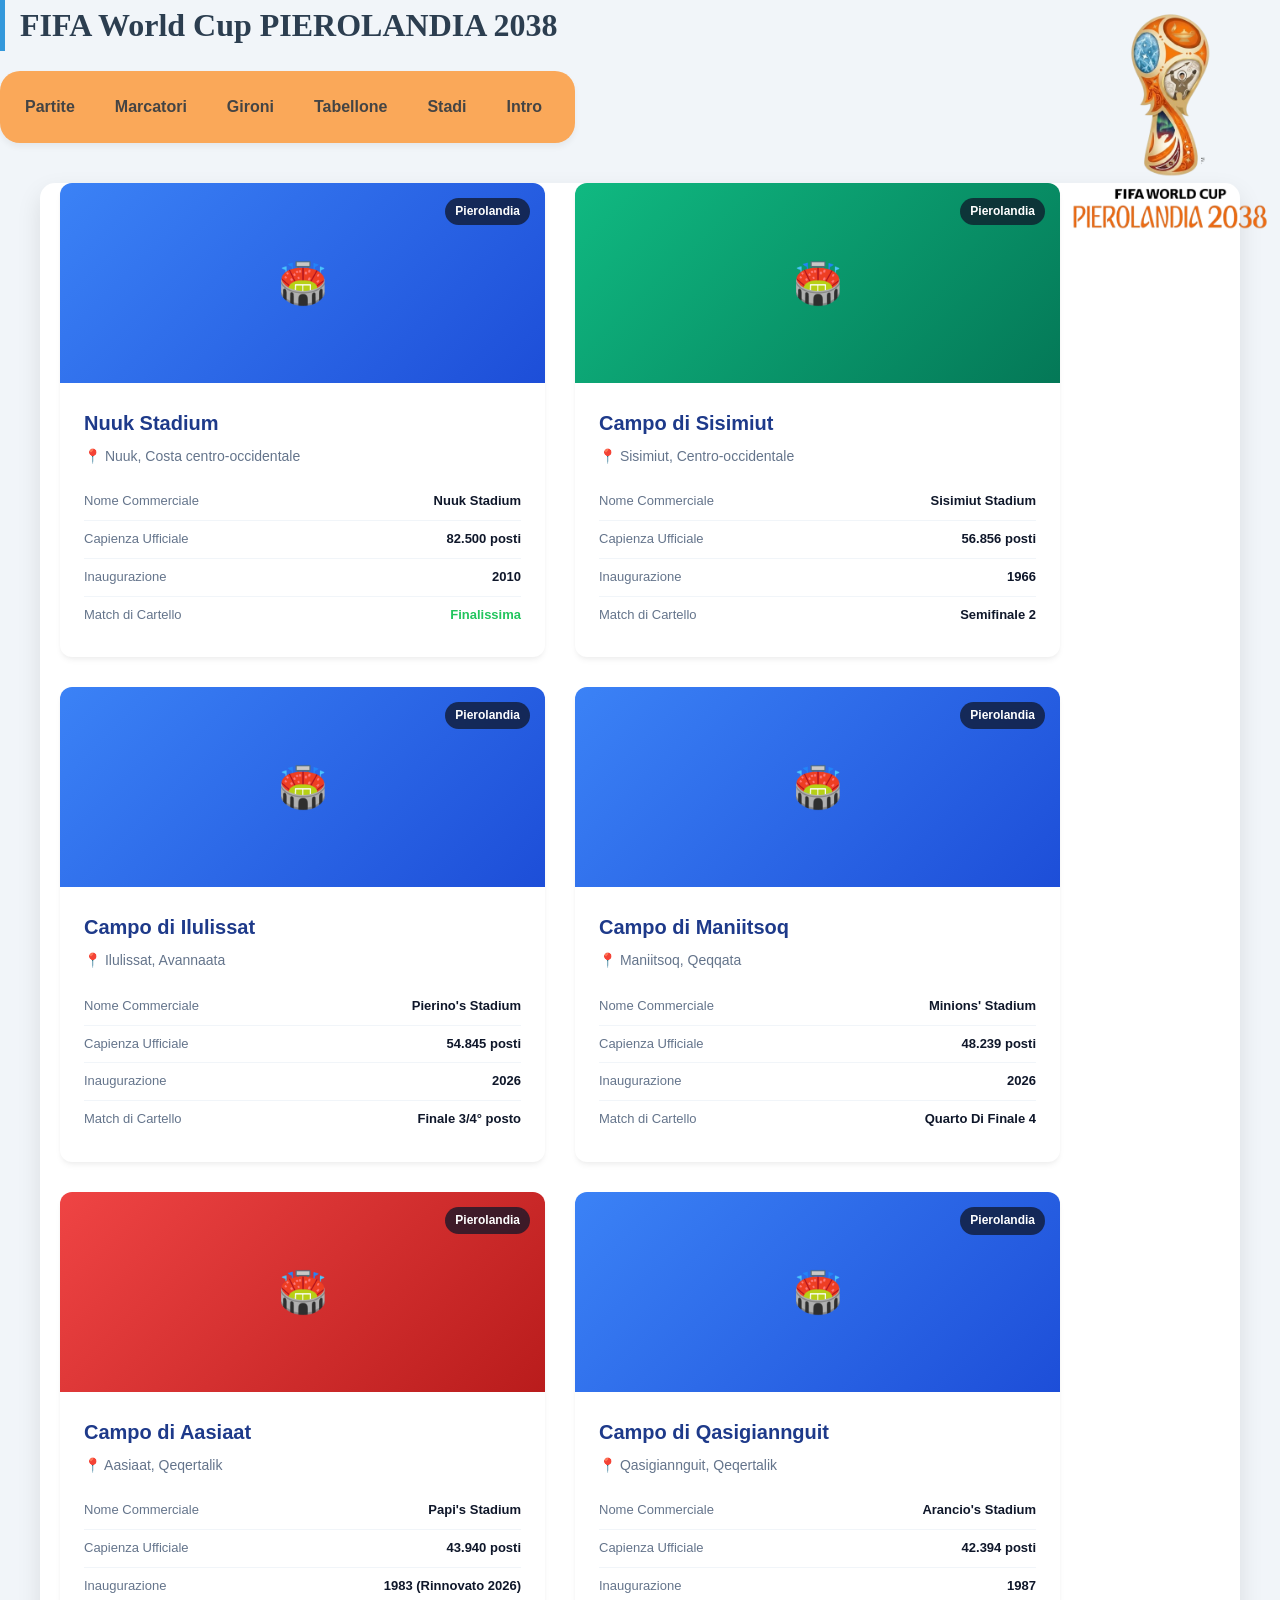
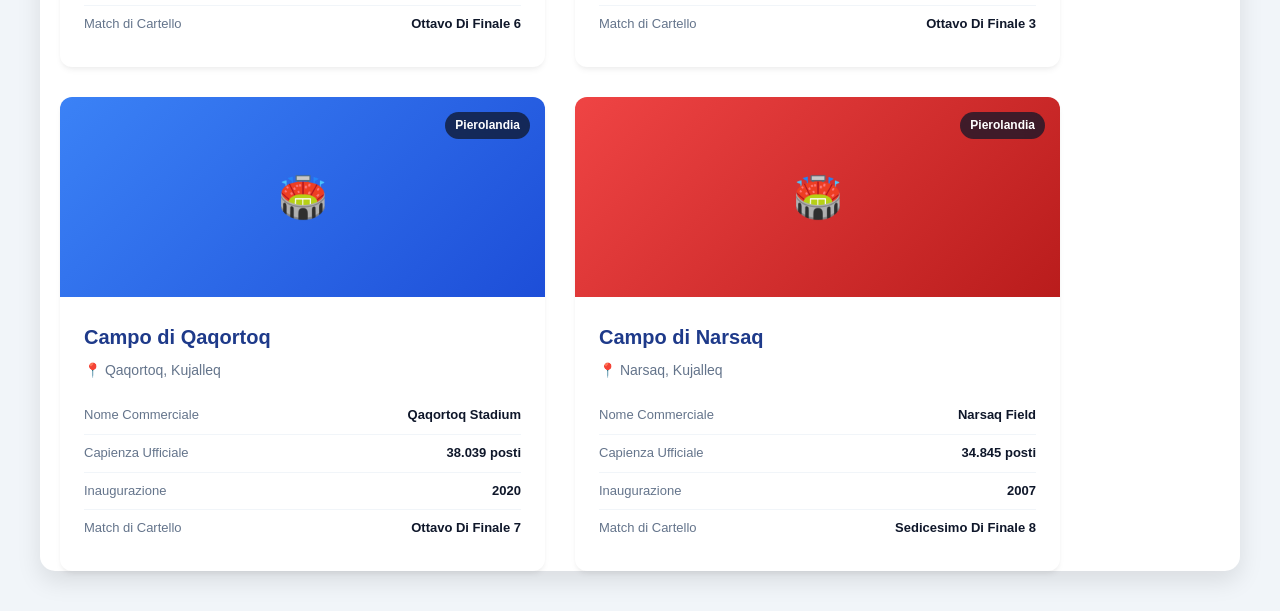
<file: stadi.html>
<!DOCTYPE html>
<html lang="it">
<head>
    <meta charset="UTF-8">
    <title>Materiale - Sicurezza</title>
    <link rel="stylesheet" href="style.css">
</head>
<body>
 <img src="logop.png" alt="Logo" align="right" width="200" style="margin: 10px;">
 <header>
        <h1>FIFA World Cup PIEROLANDIA 2038</h1>
    </header>

   <nav>
    <a href="index.html">Partite</a>
    <a href="materiale.html">Marcatori</a>
    <a href="gironi.html">Gironi</a>
    <a href="cruciverba.html">Tabellone</a>
    <a href="stadi.html">Stadi</a>
	<a href="intro.html">Intro</a>
</nav>

<!DOCTYPE html>
<html lang="it">
<head>
    <meta charset="UTF-8">
    <meta name="viewport" content="width=device-width, initial-scale=1.0">
    <title>Gli Stadi Ufficiali - FIFA World Cup 2026</title>
    <style>
        :root {
            --bg-color: #f1f5f9;
            --card-bg: #ffffff;
            --text-color: #0f172a;
            --text-muted: #64748b;
            --accent-color: #1e3a8a; /* Blu FIFA */
            --accent-light: #e0f2fe;
        }

        body {
            font-family: -apple-system, BlinkMacSystemFont, "Segoe UI", Roboto, sans-serif;
            background-color: var(--bg-color);
            color: var(--text-color);
            margin: 0;
            padding: 0;
        }

        .header-banner {
            background-color: var(--accent-color);
            color: #ffffff;
            text-align: center;
            padding: 40px 20px;
        }

        .header-banner h1 {
            margin: 0;
            font-size: 32px;
            font-weight: 800;
            letter-spacing: 0.5px;
        }

        .header-banner p {
            margin: 10px 0 0 0;
            font-size: 16px;
            color: #93c5fd;
        }

        .container {
            max-width: 1200px;
            margin: 40px auto;
            padding: 0 20px;
        }

        /* Griglia flessibile adattiva per le schede degli stadi */
        .stadiums-grid {
            display: grid;
            grid-template-columns: repeat(auto-fit, minmax(320px, 1fr));
            gap: 30px;
        }

        /* Card dello stadio */
        .stadium-card {
            background-color: var(--card-bg);
            border-radius: 12px;
            overflow: hidden;
            box-shadow: 0 4px 6px -1px rgba(0, 0, 0, 0.05), 0 2px 4px -1px rgba(0, 0, 0, 0.03);
            transition: transform 0.3s ease, box-shadow 0.3s ease;
            display: flex;
            flex-direction: column;
        }

        .stadium-card:hover {
            transform: translateY(-5px);
            box-shadow: 0 10px 15px -3px rgba(0, 0, 0, 0.1), 0 4px 6px -2px rgba(0, 0, 0, 0.05);
        }

        /* Box dell'immagine segnaposto o reale dello stadio */
        .stadium-image-box {
            position: relative;
            height: 200px;
            background: linear-gradient(135deg, #3b82f6, #1d4ed8);
            display: flex;
            align-items: center;
            justify-content: center;
            color: #ffffff;
            font-size: 40px;
        }

        .country-badge {
            position: absolute;
            top: 15px;
            right: 15px;
            background-color: rgba(15, 23, 42, 0.75);
            color: #ffffff;
            padding: 4px 10px;
            border-radius: 20px;
            font-size: 12px;
            font-weight: 700;
            backdrop-filter: blur(4px);
        }

        /* Contenuto informativo */
        .stadium-content {
            padding: 24px;
            display: flex;
            flex-direction: column;
            flex-grow: 1;
        }

        .stadium-name {
            font-size: 20px;
            font-weight: 700;
            margin: 0 0 6px 0;
            color: var(--accent-color);
        }

        .stadium-location {
            font-size: 14px;
            color: var(--text-muted);
            margin-bottom: 16px;
            display: flex;
            align-items: center;
            gap: 4px;
        }

        /* Tabella compatta delle specifiche dello stadio */
        .stadium-specs {
            width: 100%;
            border-collapse: collapse;
            margin-top: auto;
        }

        .stadium-specs td {
            padding: 8px 0;
            font-size: 13px;
            border-bottom: 1px solid #f1f5f9;
        }

        .stadium-specs tr:last-child td {
            border-bottom: none;
        }

        .spec-label {
            color: var(--text-muted);
            font-weight: 500;
        }

        .spec-value {
            text-align: right;
            font-weight: 700;
            color: var(--text-color);
        }
    </style>
</head>
<body>


<div class="container">
    <div class="stadiums-grid">

        <!-- ================= STADIO 1 ================= -->
        <div class="stadium-card">
            <div class="stadium-image-box">
                🏟️
                <span class="country-badge">Pierolandia</span>
            </div>
            <div class="stadium-content">
                <h2 class="stadium-name">Nuuk Stadium</h2>
                <div class="stadium-location">📍 Nuuk, Costa centro-occidentale</div>
                <table class="stadium-specs">
                    <tr>
                        <td class="spec-label">Nome Commerciale</td>
                        <td class="spec-value">Nuuk Stadium</td>
                    </tr>
                    <tr>
                        <td class="spec-label">Capienza Ufficiale</td>
                        <td class="spec-value">82.500 posti</td>
                    </tr>
                    <tr>
                        <td class="spec-label">Inaugurazione</td>
                        <td class="spec-value">2010</td>
                    </tr>
                    <tr>
                        <td class="spec-label">Match di Cartello</td>
                        <td class="spec-value" style="color: #22c55e;">Finalissima</td>
                    </tr>
                </table>
            </div>
        </div>

        <!-- ================= STADIO 2 ================= -->
        <div class="stadium-card">
            <div class="stadium-image-box" style="background: linear-gradient(135deg, #10b981, #047857);">
                🏟️
                <span class="country-badge">Pierolandia</span>
            </div>
            <div class="stadium-content">
                <h2 class="stadium-name">Campo di Sisimiut</h2>
                <div class="stadium-location">📍 Sisimiut, Centro-occidentale</div>
                <table class="stadium-specs">
                    <tr>
                        <td class="spec-label">Nome Commerciale</td>
                        <td class="spec-value">Sisimiut Stadium</td>
                    </tr>
                    <tr>
                        <td class="spec-label">Capienza Ufficiale</td>
                        <td class="spec-value">56.856 posti</td>
                    </tr>
                    <tr>
                        <td class="spec-label">Inaugurazione</td>
                        <td class="spec-value">1966</td>
                    </tr>
                    <tr>
                        <td class="spec-label">Match di Cartello</td>
                        <td class="spec-value">Semifinale 2</td>
                    </tr>
                </table>
            </div>
        </div>

        <!-- ================= STADIO 3 ================= -->
        <div class="stadium-card">
            <div class="stadium-image-box">
                🏟️
                <span class="country-badge">Pierolandia</span>
            </div>
            <div class="stadium-content">
                <h2 class="stadium-name">Campo di Ilulissat</h2>
                <div class="stadium-location">📍 Ilulissat, Avannaata</div>
                <table class="stadium-specs">
                    <tr>
                        <td class="spec-label">Nome Commerciale</td>
                        <td class="spec-value">Pierino's Stadium</td>
                    </tr>
                    <tr>
                        <td class="spec-label">Capienza Ufficiale</td>
                        <td class="spec-value">54.845 posti</td>
                    </tr>
                    <tr>
                        <td class="spec-label">Inaugurazione</td>
                        <td class="spec-value">2026</td>
                    </tr>
                    <tr>
                        <td class="spec-label">Match di Cartello</td>
                        <td class="spec-value">Finale 3/4° posto</td>
                    </tr>
                </table>
            </div>
        </div>

        <!-- ================= STADIO 4 ================= -->
        <div class="stadium-card">
            <div class="stadium-image-box">
                🏟️
                <span class="country-badge">Pierolandia</span>
            </div>
            <div class="stadium-content">
                <h2 class="stadium-name">Campo di Maniitsoq</h2>
                <div class="stadium-location">📍 Maniitsoq, Qeqqata</div>
                <table class="stadium-specs">
                    <tr>
                        <td class="spec-label">Nome Commerciale</td>
                        <td class="spec-value">Minions' Stadium</td>
                    </tr>
                    <tr>
                        <td class="spec-label">Capienza Ufficiale</td>
                        <td class="spec-value">48.239 posti</td>
                    </tr>
                    <tr>
                        <td class="spec-label">Inaugurazione</td>
                        <td class="spec-value">2026</td>
                    </tr>
                    <tr>
                        <td class="spec-label">Match di Cartello</td>
                        <td class="spec-value">Quarto Di Finale 4</td>
                    </tr>
                </table>
            </div>
        </div>

        <!-- ================= STADIO 5 ================= -->
        <div class="stadium-card">
            <div class="stadium-image-box" style="background: linear-gradient(135deg, #ef4444, #b91c1c);">
                🏟️
                <span class="country-badge">Pierolandia</span>
            </div>
            <div class="stadium-content">
                <h2 class="stadium-name">Campo di Aasiaat</h2>
                <div class="stadium-location">📍 Aasiaat, Qeqertalik</div>
                <table class="stadium-specs">
                    <tr>
                        <td class="spec-label">Nome Commerciale</td>
                        <td class="spec-value">Papi's Stadium</td>
                    </tr>
                    <tr>
                        <td class="spec-label">Capienza Ufficiale</td>
                        <td class="spec-value">43.940 posti</td>
                    </tr>
                    <tr>
                        <td class="spec-label">Inaugurazione</td>
                        <td class="spec-value">1983 (Rinnovato 2026)</td>
                    </tr>
                    <tr>
                        <td class="spec-label">Match di Cartello</td>
                        <td class="spec-value">Ottavo Di Finale 6</td>
                    </tr>
                </table>
            </div>
        </div>

        <!-- ================= STADIO 6 ================= -->
        <div class="stadium-card">
            <div class="stadium-image-box">
                🏟️
                <span class="country-badge">Pierolandia</span>
            </div>
            <div class="stadium-content">
                <h2 class="stadium-name">Campo di Qasigiannguit</h2>
                <div class="stadium-location">📍 Qasigiannguit, Qeqertalik</div>
                <table class="stadium-specs">
                    <tr>
                        <td class="spec-label">Nome Commerciale</td>
                        <td class="spec-value">Arancio's Stadium</td>
                    </tr>
                    <tr>
                        <td class="spec-label">Capienza Ufficiale</td>
                        <td class="spec-value">42.394 posti</td>
                    </tr>
                    <tr>
                        <td class="spec-label">Inaugurazione</td>
                        <td class="spec-value">1987</td>
                    </tr>
                    <tr>
                        <td class="spec-label">Match di Cartello</td>
                        <td class="spec-value">Ottavo Di Finale 3</td>
                    </tr>
                </table>
            </div>
        </div>

        <!-- ================= STADIO 7 ================= -->
        <div class="stadium-card">
            <div class="stadium-image-box">
                🏟️
                <span class="country-badge">Pierolandia</span>
            </div>
            <div class="stadium-content">
                <h2 class="stadium-name">Campo di Qaqortoq</h2>
                <div class="stadium-location">📍 Qaqortoq, Kujalleq</div>
                <table class="stadium-specs">
                    <tr>
                        <td class="spec-label">Nome Commerciale</td>
                        <td class="spec-value">Qaqortoq Stadium</td>
                    </tr>
                    <tr>
                        <td class="spec-label">Capienza Ufficiale</td>
                        <td class="spec-value">38.039 posti</td>
                    </tr>
                    <tr>
                        <td class="spec-label">Inaugurazione</td>
                        <td class="spec-value">2020</td>
                    </tr>
                    <tr>
                        <td class="spec-label">Match di Cartello</td>
                        <td class="spec-value">Ottavo Di Finale 7</td>
                    </tr>
                </table>
            </div>
        </div>

        <!-- ================= STADIO 8 ================= -->
        <div class="stadium-card">
            <div class="stadium-image-box" style="background: linear-gradient(135deg, #ef4444, #b91c1c);">
                🏟️
                <span class="country-badge">Pierolandia</span>
            </div>
            <div class="stadium-content">
                <h2 class="stadium-name">Campo di Narsaq</h2>
                <div class="stadium-location">📍 Narsaq, Kujalleq</div>
                <table class="stadium-specs">
                    <tr>
                        <td class="spec-label">Nome Commerciale</td>
                        <td class="spec-value">Narsaq Field</td>
                    </tr>
                    <tr>
                        <td class="spec-label">Capienza Ufficiale</td>
                        <td class="spec-value">34.845 posti</td>
                    </tr>
                    <tr>
                        <td class="spec-label">Inaugurazione</td>
                        <td class="spec-value">2007</td>
                    </tr>
                    <tr>
                        <td class="spec-label">Match di Cartello</td>
                        <td class="spec-value">Sedicesimo Di Finale 8</td>
                    </tr>
                </table>
            </div>
        </div>

    </div> <!-- Fine .stadiums-grid -->
</div> <!-- Fine .container -->

</body>
</html>
</file>
<file: style.css>
/* --- RESET E FONT --- */
* {
    margin: 0;
    padding: 0;
    box-sizing: border-box;
}

body {
    font-family: 'Segoe UI', Roboto, Bold, Arial, sans-serif;
    line-height: 1.6;
    background-color: #ffffff; /* AZZURRINO*/
    color: #333;
    padding: 20px;
}

/* --- CONTAINER CENTRALE --- */
.container {
    max-width: 800px;
    margin: 50px auto;
    background: #ffffff;
    padding: 40px;
    border-radius: 15px;
    box-shadow: 0 10px 25px rgba(0,0,0,0.1);
}

/* --- TITOLI --- */
h1 {
    color: #2c3e50;
    margin-bottom: 20px;
    border-left: 5px solid #3498db;
    padding-left: 15px;
	font-family: Dasha;
}

p {
    margin-bottom: 15px;
    font-size: 1.1rem;
}


.btn-moderno:hover {
    transform: translateY(-3px);
    box-shadow: 0 6px 20px rgba(52, 152, 219, 0.5);
    filter: brightness(1.1);
}

/* --- INPUT TEXT MODERNO --- */
input[type="text"] {
    width: 100%;
    padding: 12px;
    margin: 10px 0;
    border: 1px solid #ddd;
    border-radius: 8px;
    outline: none;
    transition: border-color 0.3s;
}

input[type="text"]:focus {
    border-color: #3498db;
}

/* Stile per la barra di navigazione */
nav {
    background-color: #FAA859;
    padding: 15px;
    border-radius: 20px;
    box-shadow: 0 4px 6px rgba(0,0,0,0.05);
    margin-bottom: 30px;
    display: flex;
    gap: 20px; /* Spazio tra i link */
	width: 575px;
}

/* Stile dei link (NAV) */
nav a {
    text-decoration: none;
    color: #444;
    font-weight: 600;
    font-family: sans-serif;
    padding: 8px 10px;
    transition: all 0.3s ease;
}

/* Effetto al passaggio del mouse (Hover) */
nav a:hover {
    background-color: #ffffff; /* Un blu professionale */
    color: red;
	border-radius: 20px;
    transform: translateY(-2px);
}
</file>
